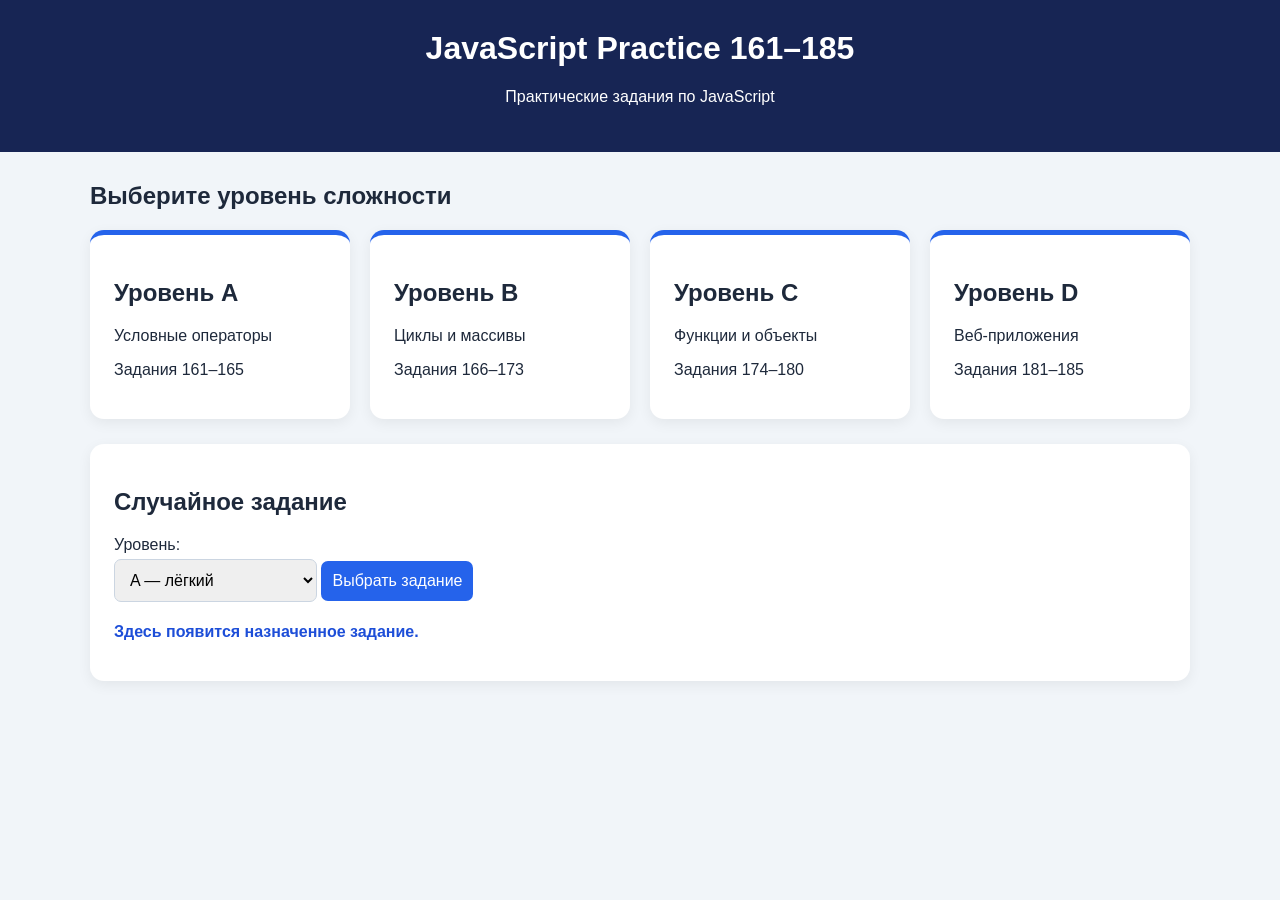
<file: index.html>
<!DOCTYPE html>
<html lang="ru">
<head>
  <meta charset="UTF-8">
  <meta name="viewport" content="width=device-width, initial-scale=1.0">
  <title>JavaScript Practice 161–185</title>
  <link rel="stylesheet" href="style.css">
</head>
<body>
  <header>
    <h1>JavaScript Practice 161–185</h1>
    <p>Практические задания по JavaScript</p>
  </header>

  <main class="container">
    <h2>Выберите уровень сложности</h2>

    <div class="levels">
      <a class="card" href="level_A/index.html">
        <h2>Уровень A</h2>
        <p>Условные операторы</p>
        <p>Задания 161–165</p>
      </a>

      <a class="card" href="level_B/index.html">
        <h2>Уровень B</h2>
        <p>Циклы и массивы</p>
        <p>Задания 166–173</p>
      </a>

      <a class="card" href="level_C/index.html">
        <h2>Уровень C</h2>
        <p>Функции и объекты</p>
        <p>Задания 174–180</p>
      </a>

      <a class="card" href="level_D/index.html">
        <h2>Уровень D</h2>
        <p>Веб-приложения</p>
        <p>Задания 181–185</p>
      </a>
    </div>

    <section class="panel">
      <h2>Случайное задание</h2>
      <label for="level">Уровень:</label>
      <select id="level">
        <option value="A">A — лёгкий</option>
        <option value="B">B — средний</option>
        <option value="C">C — сложный</option>
        <option value="D">D — веб-приложения</option>
      </select>

      <button id="randomBtn">Выбрать задание</button>
      <p id="result">Здесь появится назначенное задание.</p>
    </section>
  </main>

  <script>
    const tasks = {
      A: [161, 162, 163, 164, 165],
      B: [166, 167, 168, 169, 170, 171, 172, 173],
      C: [174, 175, 176, 177, 178, 179, 180],
      D: [181, 182, 183, 184, 185]
    };

    document.getElementById("randomBtn").addEventListener("click", () => {
      const level = document.getElementById("level").value;
      const list = tasks[level];
      const task = list[Math.floor(Math.random() * list.length)];

      document.getElementById("result").textContent =
        `Вам назначено задание № ${task}, уровень ${level}.`;
    });
  </script>
</body>
</html>
</file>
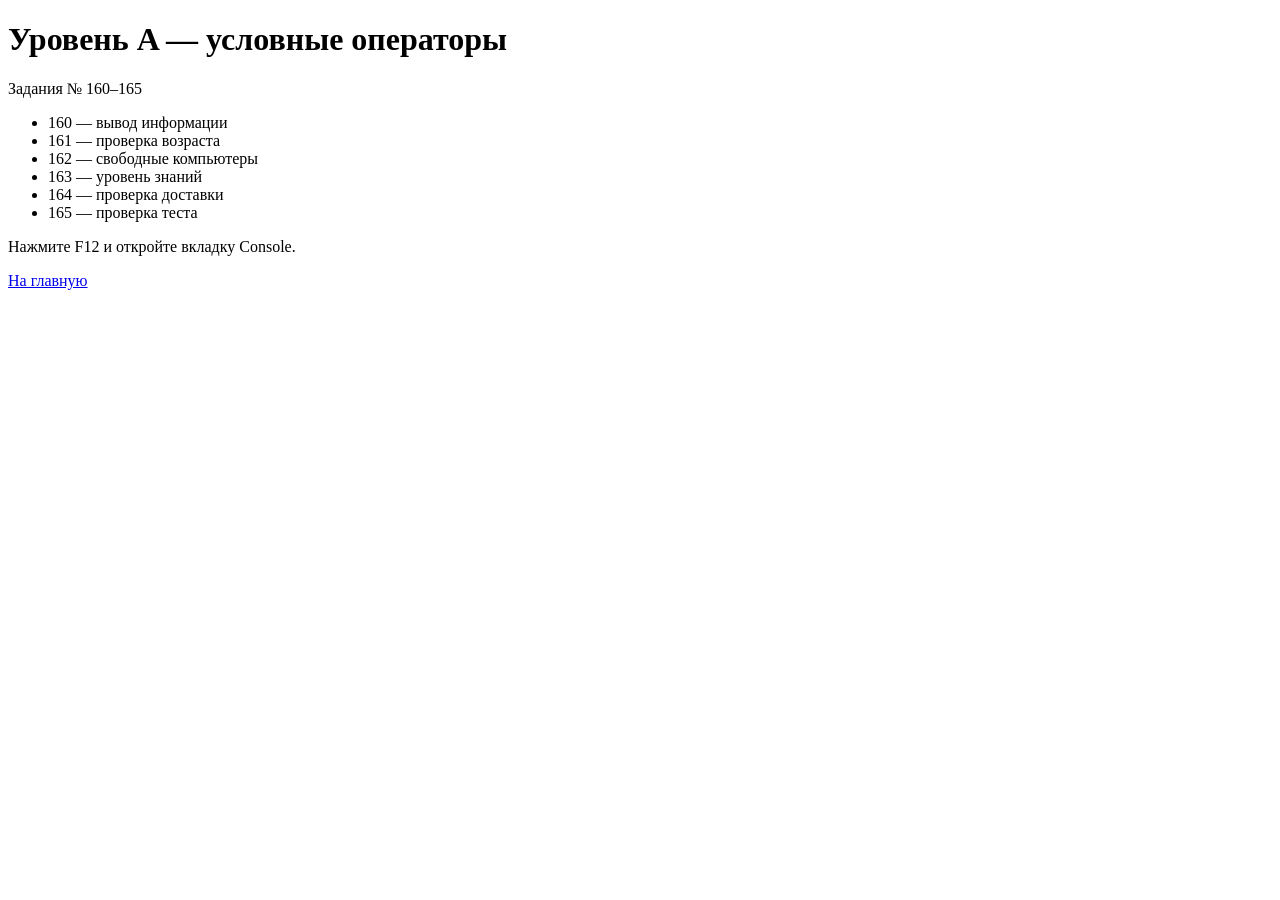
<file: level_A/index.html>
<!DOCTYPE html>
<html lang="ru">
<head>
    <meta charset="UTF-8">
    <meta name="viewport" content="width=device-width, initial-scale=1.0">
    <title>Level A — JavaScript</title>
</head>
<body>
    <h1>Уровень A — условные операторы</h1>
    <p>Задания № 160–165</p>

    <ul>
        <li>160 — вывод информации</li>
        <li>161 — проверка возраста</li>
        <li>162 — свободные компьютеры</li>
        <li>163 — уровень знаний</li>
        <li>164 — проверка доставки</li>
        <li>165 — проверка теста</li>
    </ul>

    <p>Нажмите F12 и откройте вкладку Console.</p>

    <a href="../index.html">На главную</a>

    <script src="script.js"></script>
</body>
</html>
</file>
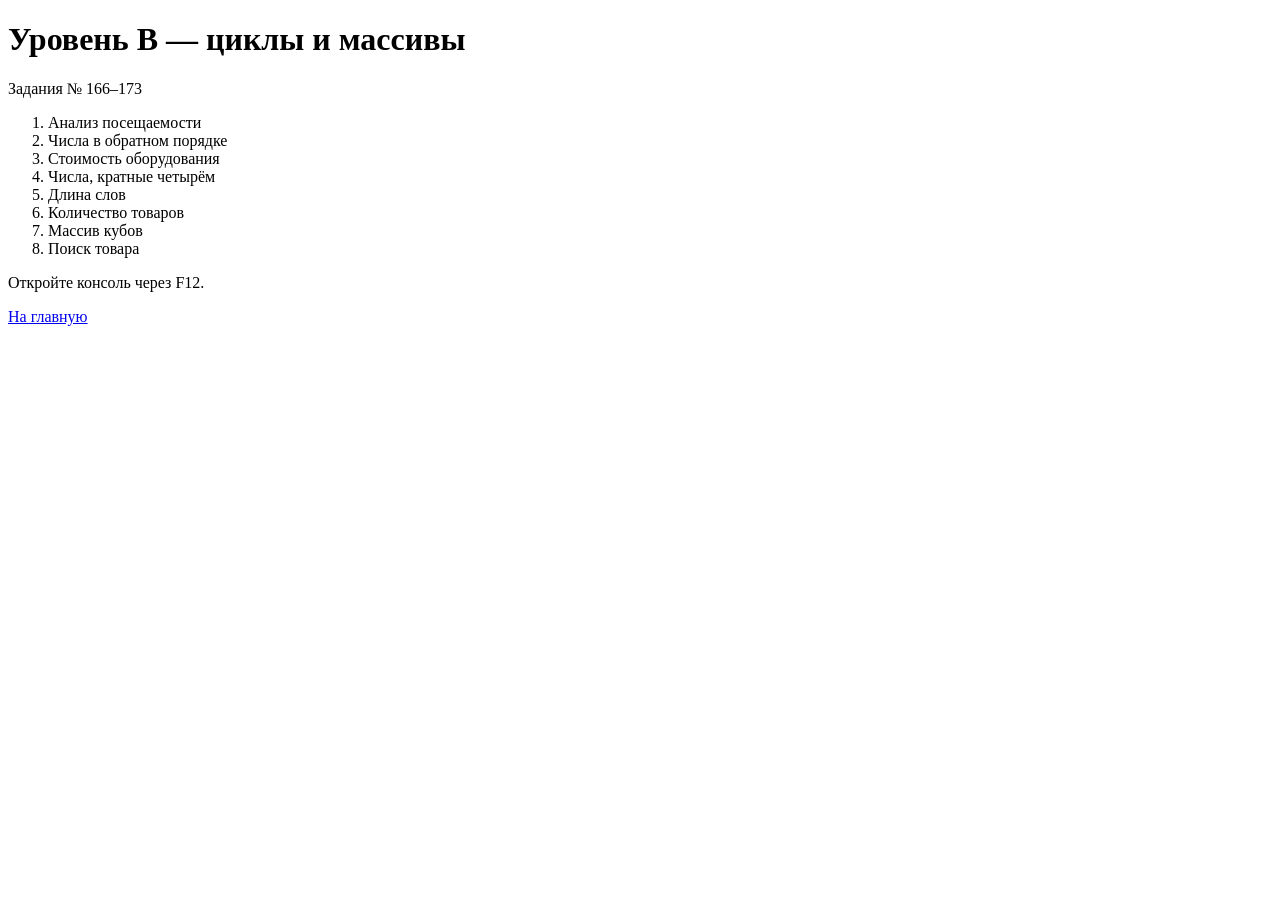
<file: level_B/index.html>
<!DOCTYPE html>
<html lang="ru">
<head>
    <meta charset="UTF-8">
    <meta name="viewport" content="width=device-width, initial-scale=1.0">
    <title>Level B — JavaScript</title>
</head>
<body>
    <h1>Уровень B — циклы и массивы</h1>
    <p>Задания № 166–173</p>

    <ol>
        <li>Анализ посещаемости</li>
        <li>Числа в обратном порядке</li>
        <li>Стоимость оборудования</li>
        <li>Числа, кратные четырём</li>
        <li>Длина слов</li>
        <li>Количество товаров</li>
        <li>Массив кубов</li>
        <li>Поиск товара</li>
    </ol>

    <p>Откройте консоль через F12.</p>

    <a href="../index.html">На главную</a>

    <script src="script.js"></script>
</body>
</html>
</file>
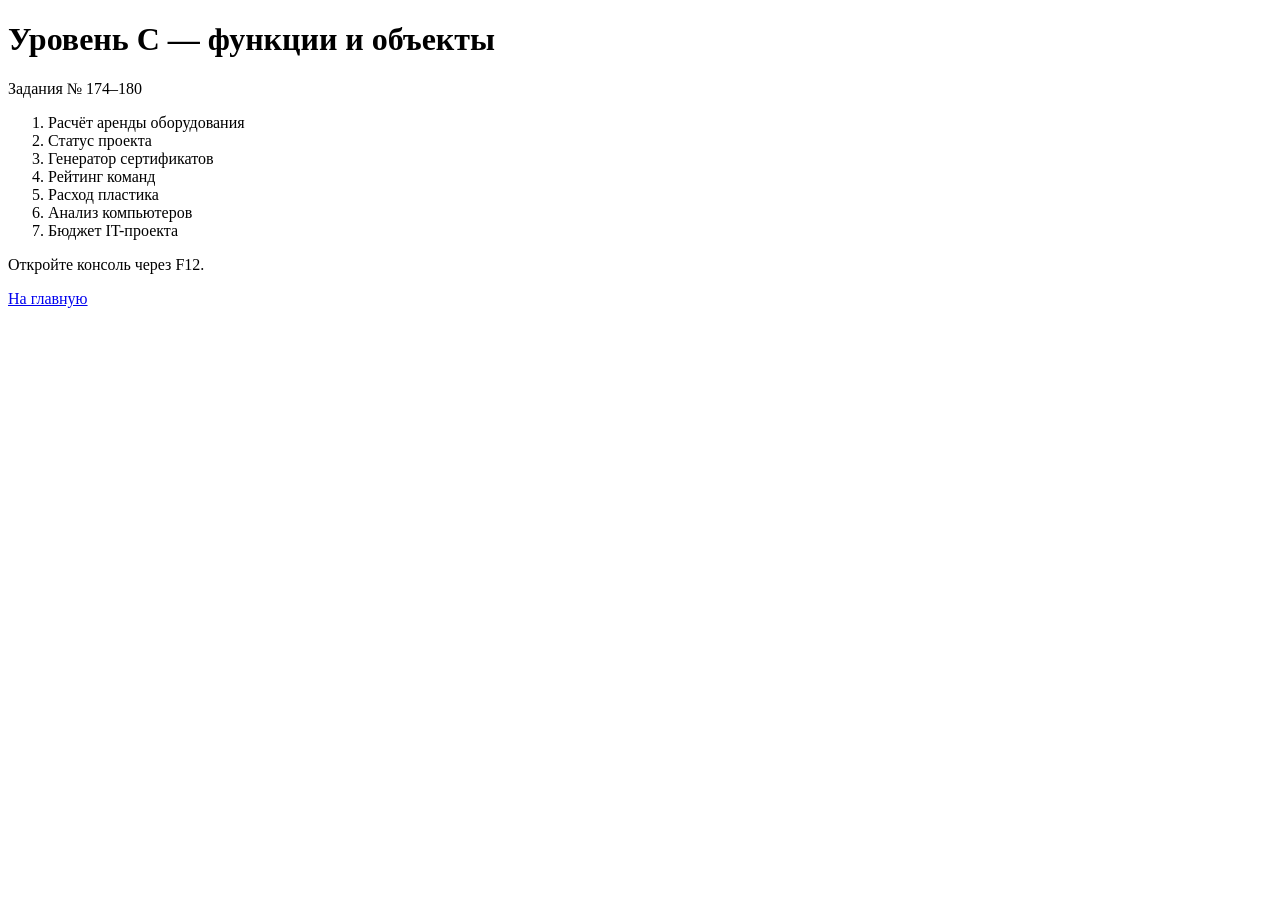
<file: level_C/index.html>
<!DOCTYPE html>
<html lang="ru">
<head>
    <meta charset="UTF-8">
    <meta name="viewport" content="width=device-width, initial-scale=1.0">
    <title>Level C — JavaScript</title>
</head>
<body>
    <h1>Уровень C — функции и объекты</h1>
    <p>Задания № 174–180</p>

    <ol>
        <li>Расчёт аренды оборудования</li>
        <li>Статус проекта</li>
        <li>Генератор сертификатов</li>
        <li>Рейтинг команд</li>
        <li>Расход пластика</li>
        <li>Анализ компьютеров</li>
        <li>Бюджет IT-проекта</li>
    </ol>

    <p>Откройте консоль через F12.</p>

    <a href="../index.html">На главную</a>

    <script src="script.js"></script>
</body>
</html>
</file>
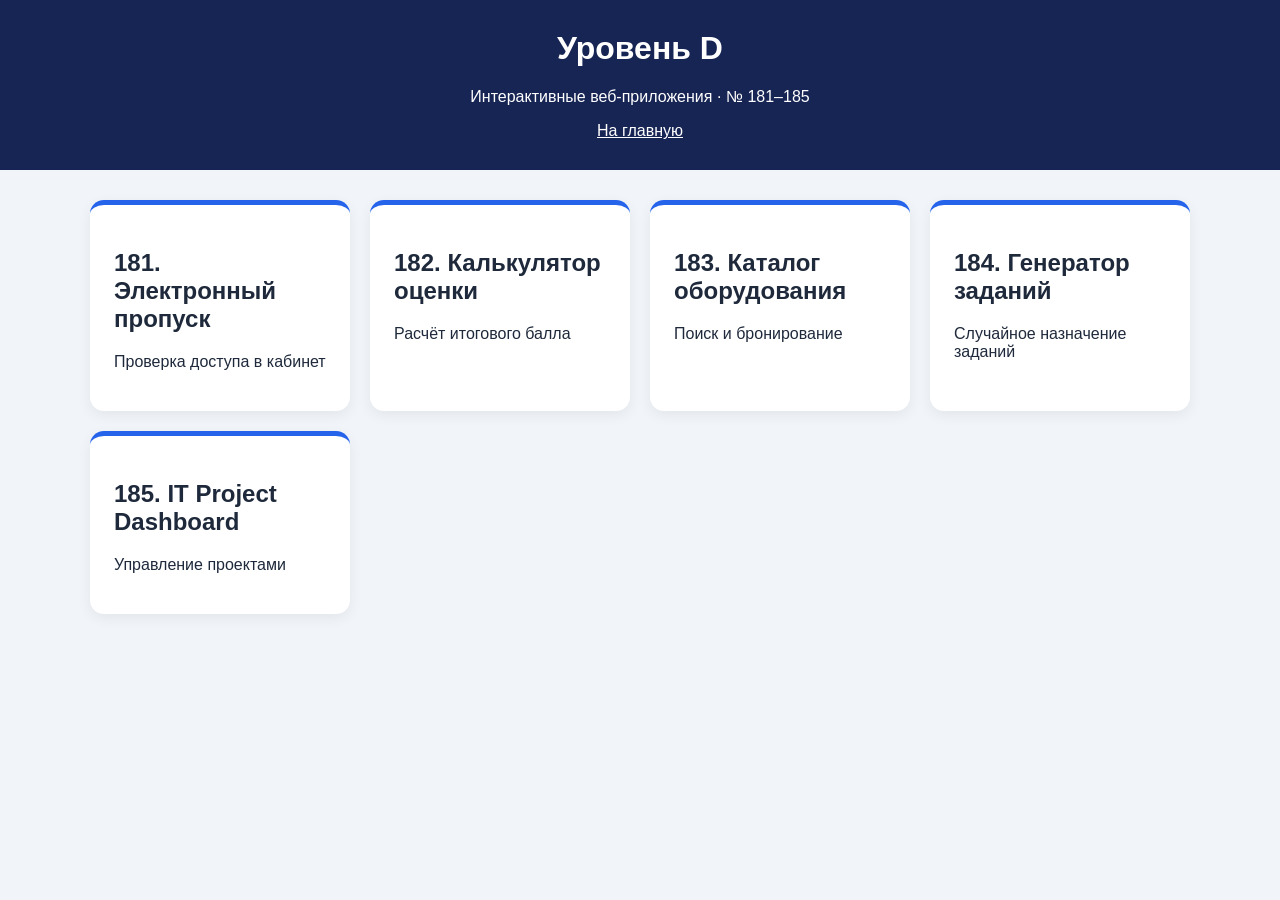
<file: level_D/index.html>
<!DOCTYPE html>
<html lang="ru">
<head>
  <meta charset="UTF-8">
  <meta name="viewport" content="width=device-width, initial-scale=1">
  <title>Уровень D — веб-приложения</title>
  <link rel="stylesheet" href="../style.css">
</head>
<body>
  <header>
    <h1>Уровень D</h1>
    <p>Интерактивные веб-приложения · № 181–185</p>
    <a href="../index.html" style="color:white">На главную</a>
  </header>

  <main class="container">
    <div class="levels">
      <a class="card" href="task181.html">
        <h2>181. Электронный пропуск</h2>
        <p>Проверка доступа в кабинет</p>
      </a>
      <a class="card" href="task182.html">
        <h2>182. Калькулятор оценки</h2>
        <p>Расчёт итогового балла</p>
      </a>
      <a class="card" href="task183.html">
        <h2>183. Каталог оборудования</h2>
        <p>Поиск и бронирование</p>
      </a>
      <a class="card" href="task184.html">
        <h2>184. Генератор заданий</h2>
        <p>Случайное назначение заданий</p>
      </a>
      <a class="card" href="task185.html">
        <h2>185. IT Project Dashboard</h2>
        <p>Управление проектами</p>
      </a>
    </div>
  </main>
</body>
</html>
</file>
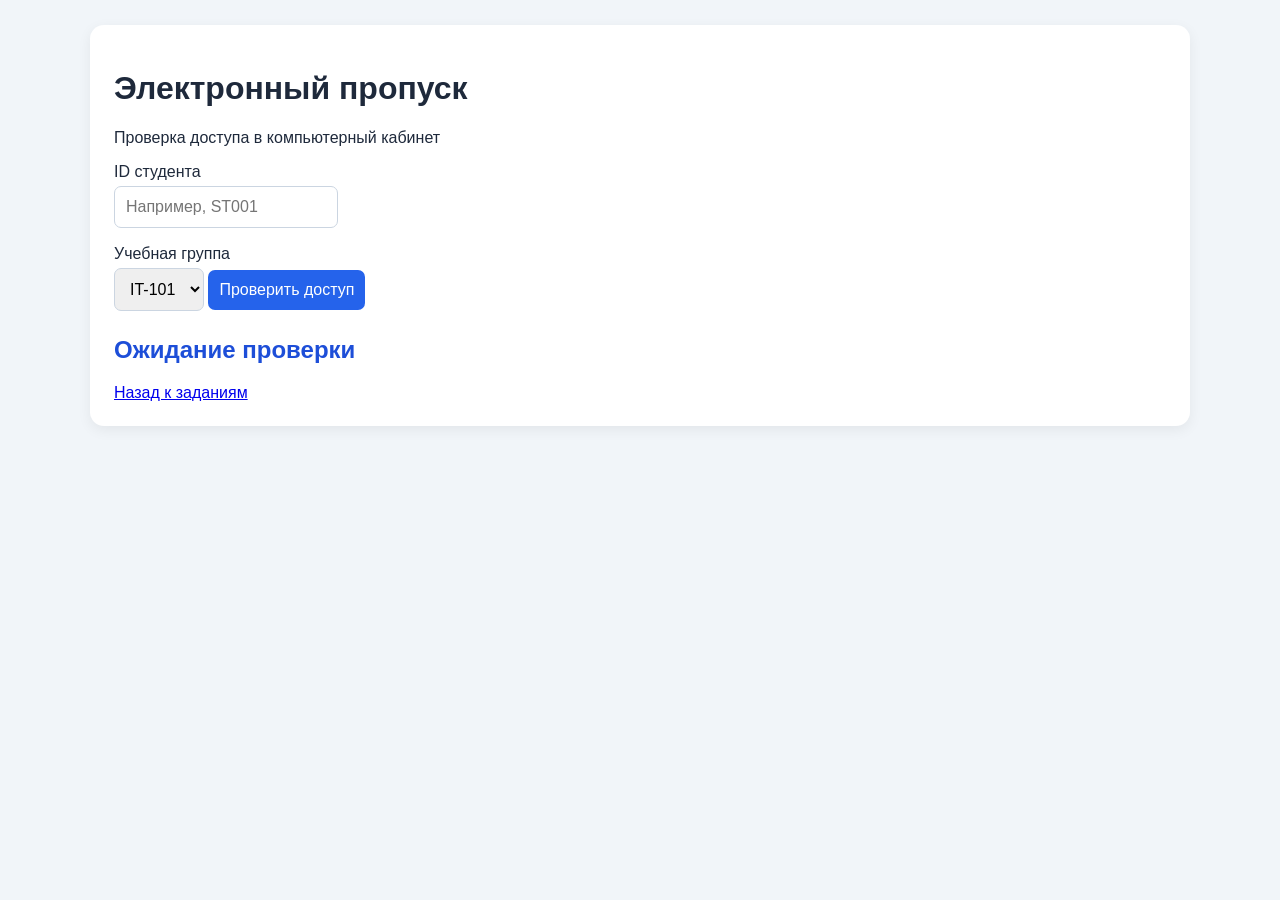
<file: level_D/task181.html>
<!DOCTYPE html>
<html lang="ru">
<head>
  <meta charset="UTF-8">
  <meta name="viewport" content="width=device-width, initial-scale=1">
  <title>Электронный пропуск</title>
  <link rel="stylesheet" href="../style.css">
</head>
<body>
  <main class="container panel">
    <h1>Электронный пропуск</h1>
    <p>Проверка доступа в компьютерный кабинет</p>

    <form id="accessForm">
      <label for="studentId">ID студента</label>
      <input id="studentId" required placeholder="Например, ST001">

      <label for="group">Учебная группа</label>
      <select id="group">
        <option value="IT-101">IT-101</option>
        <option value="IT-102">IT-102</option>
        <option value="IT-103">IT-103</option>
      </select>

      <button type="submit">Проверить доступ</button>
    </form>

    <h2 id="result">Ожидание проверки</h2>
    <p id="checkTime"></p>
    <a href="index.html">Назад к заданиям</a>
  </main>

  <script>
    const students = [
      { id: "ST001", group: "IT-101" },
      { id: "ST002", group: "IT-102" },
      { id: "ST003", group: "IT-103" }
    ];

    document.getElementById("accessForm").addEventListener("submit", event => {
      event.preventDefault();

      const id = document.getElementById("studentId").value.trim().toUpperCase();
      const group = document.getElementById("group").value;

      const allowed = students.some(student =>
        student.id === id && student.group === group
      );

      const result = document.getElementById("result");
      result.textContent = allowed
        ? "Доступ разрешён"
        : "Доступ запрещён";

      result.style.color = allowed ? "green" : "red";

      document.getElementById("checkTime").textContent =
        "Время проверки: " + new Date().toLocaleString("ru-RU");
    });
  </script>
</body>
</html>
</file>
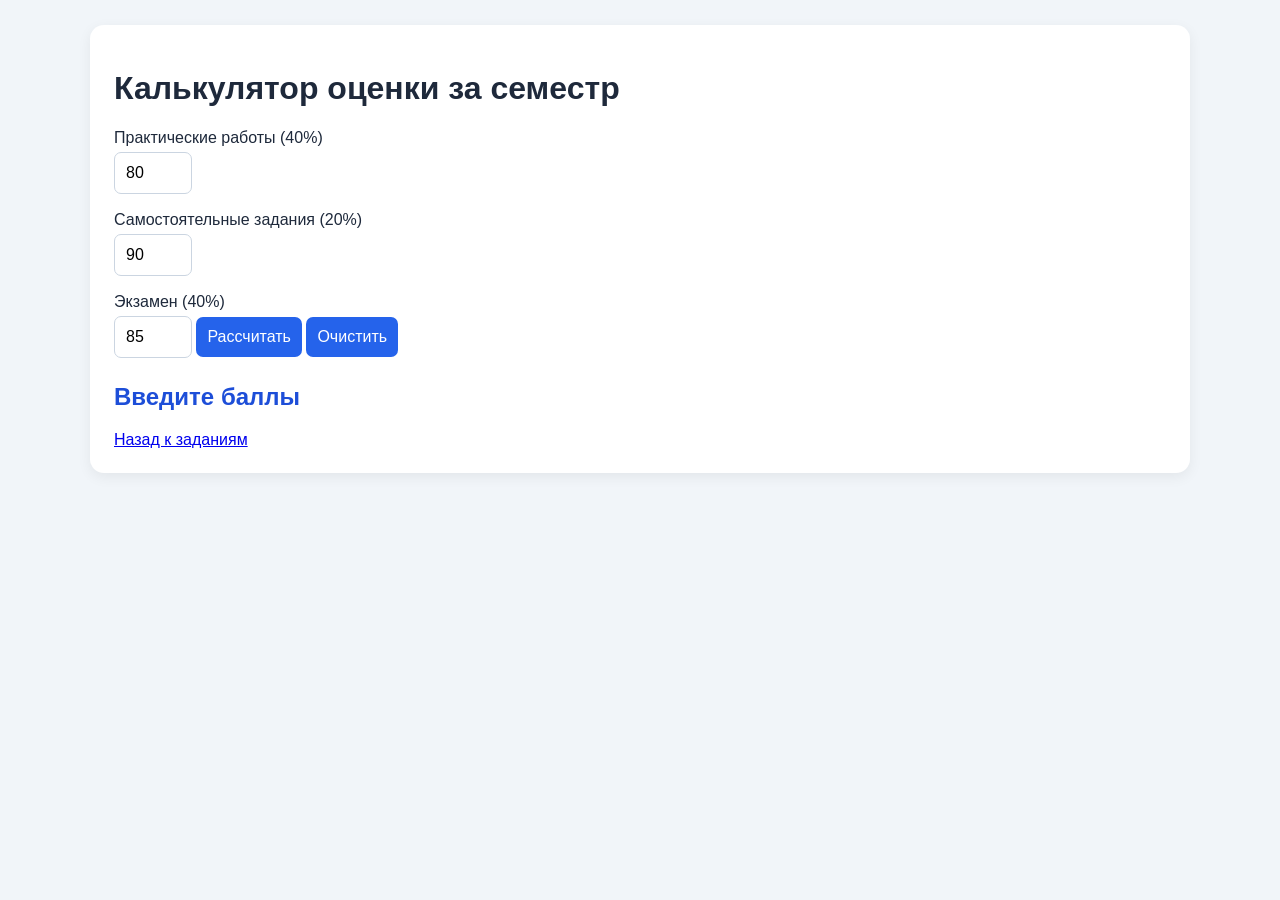
<file: level_D/task182.html>
<!DOCTYPE html>
<html lang="ru">
<head>
  <meta charset="UTF-8">
  <meta name="viewport" content="width=device-width, initial-scale=1">
  <title>Калькулятор оценки</title>
  <link rel="stylesheet" href="../style.css">
</head>
<body>
  <main class="container panel">
    <h1>Калькулятор оценки за семестр</h1>

    <form id="gradeForm">
      <label for="practice">Практические работы (40%)</label>
      <input id="practice" type="number" min="0" max="100"
        required value="80">

      <label for="independent">Самостоятельные задания (20%)</label>
      <input id="independent" type="number" min="0" max="100"
        required value="90">

      <label for="exam">Экзамен (40%)</label>
      <input id="exam" type="number" min="0" max="100"
        required value="85">

      <button type="submit">Рассчитать</button>
      <button type="reset">Очистить</button>
    </form>

    <h2 id="result">Введите баллы</h2>
    <a href="index.html">Назад к заданиям</a>
  </main>

  <script>
    const form = document.getElementById("gradeForm");
    const result = document.getElementById("result");

    form.addEventListener("submit", event => {
      event.preventDefault();

      const practice = Number(document.getElementById("practice").value);
      const independent = Number(document.getElementById("independent").value);
      const exam = Number(document.getElementById("exam").value);

      const scores = [practice, independent, exam];

      if (scores.some(score => !Number.isFinite(score) || score < 0 || score > 100)) {
        result.textContent = "Ошибка: каждый балл должен быть от 0 до 100.";
        return;
      }

      const total = practice * 0.4 + independent * 0.2 + exam * 0.4;

      let category;
      if (total >= 90) category = "Отлично";
      else if (total >= 75) category = "Хорошо";
      else if (total >= 50) category = "Удовлетворительно";
      else category = "Неудовлетворительно";

      result.textContent =
        `Итоговый балл: ${total.toFixed(2)} из 100. Оценка: ${category}`;
    });

    form.addEventListener("reset", () => {
      result.textContent = "Введите баллы";
    });
  </script>
</body>
</html>
</file>
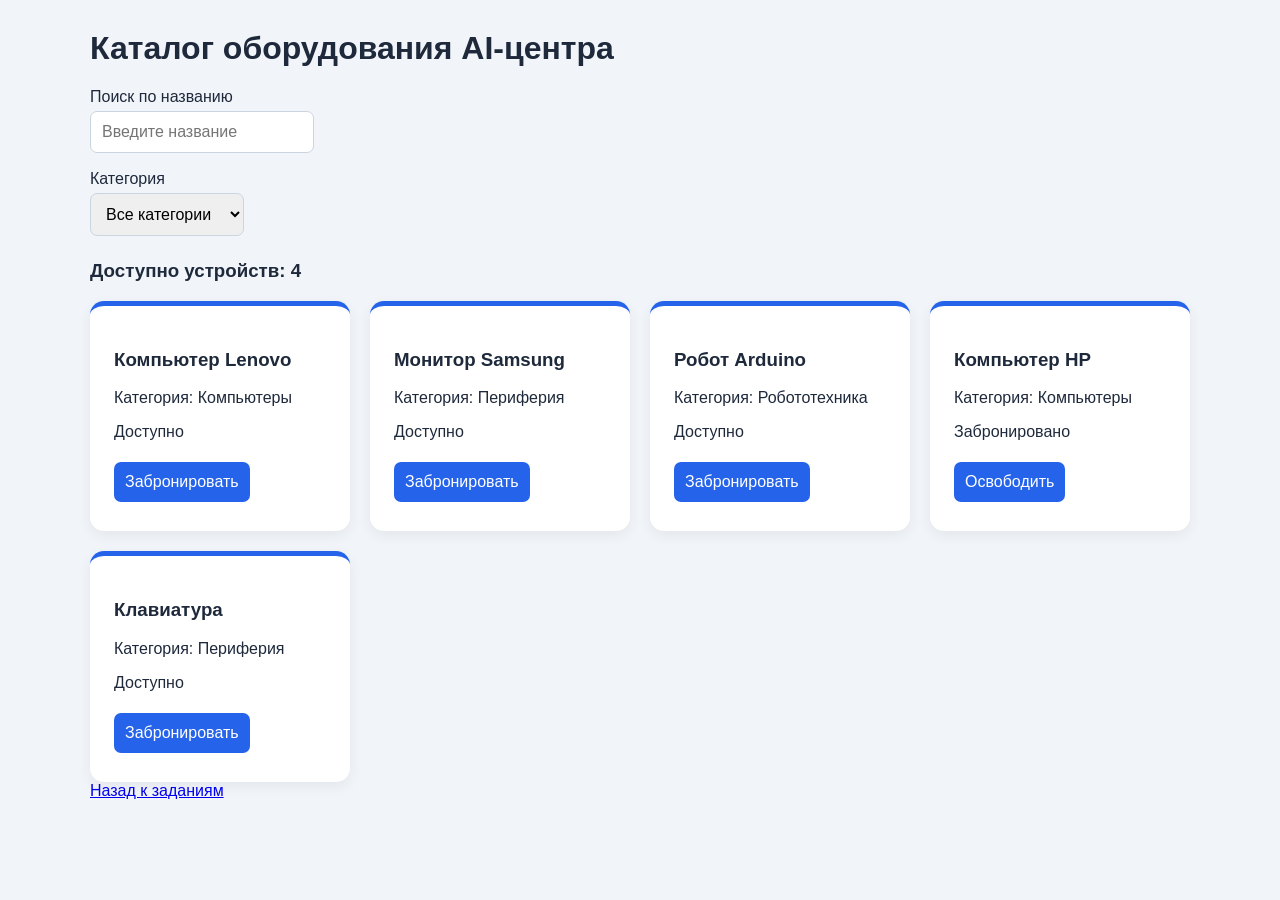
<file: level_D/task183.html>
<!DOCTYPE html>
<html lang="ru">
<head>
  <meta charset="UTF-8">
  <meta name="viewport" content="width=device-width, initial-scale=1">
  <title>Каталог оборудования</title>
  <link rel="stylesheet" href="../style.css">
</head>
<body>
  <main class="container">
    <h1>Каталог оборудования AI-центра</h1>

    <label for="search">Поиск по названию</label>
    <input id="search" placeholder="Введите название">

    <label for="category">Категория</label>
    <select id="category">
      <option value="Все">Все категории</option>
      <option value="Компьютеры">Компьютеры</option>
      <option value="Периферия">Периферия</option>
      <option value="Робототехника">Робототехника</option>
    </select>

    <h3 id="available"></h3>
    <div id="catalog" class="levels"></div>
    <a href="index.html">Назад к заданиям</a>
  </main>

  <script>
    const equipment = [
      { id: 1, name: "Компьютер Lenovo", category: "Компьютеры", available: true },
      { id: 2, name: "Монитор Samsung", category: "Периферия", available: true },
      { id: 3, name: "Робот Arduino", category: "Робототехника", available: true },
      { id: 4, name: "Компьютер HP", category: "Компьютеры", available: false },
      { id: 5, name: "Клавиатура", category: "Периферия", available: true }
    ];

    const catalog = document.getElementById("catalog");

    function render() {
      const search = document.getElementById("search").value.toLowerCase();
      const category = document.getElementById("category").value;

      const availableCount = equipment.filter(item => item.available).length;
      document.getElementById("available").textContent =
        `Доступно устройств: ${availableCount}`;

      const filtered = equipment.filter(item =>
        item.name.toLowerCase().includes(search) &&
        (category === "Все" || item.category === category)
      );

      catalog.replaceChildren();

      if (filtered.length === 0) {
        catalog.textContent = "Устройства не найдены.";
        return;
      }

      filtered.forEach(item => {
        const card = document.createElement("article");
        card.className = "card";

        const title = document.createElement("h3");
        title.textContent = item.name;

        const type = document.createElement("p");
        type.textContent = `Категория: ${item.category}`;

        const status = document.createElement("p");
        status.textContent = item.available ? "Доступно" : "Забронировано";

        const button = document.createElement("button");
        button.textContent = item.available ? "Забронировать" : "Освободить";
        button.disabled = !item.available;

        button.addEventListener("click", () => {
          item.available = false;
          render();
        });

        card.append(title, type, status, button);
        catalog.append(card);
      });
    }

    document.getElementById("search").addEventListener("input", render);
    document.getElementById("category").addEventListener("change", render);
    render();
  </script>
</body>
</html>
</file>
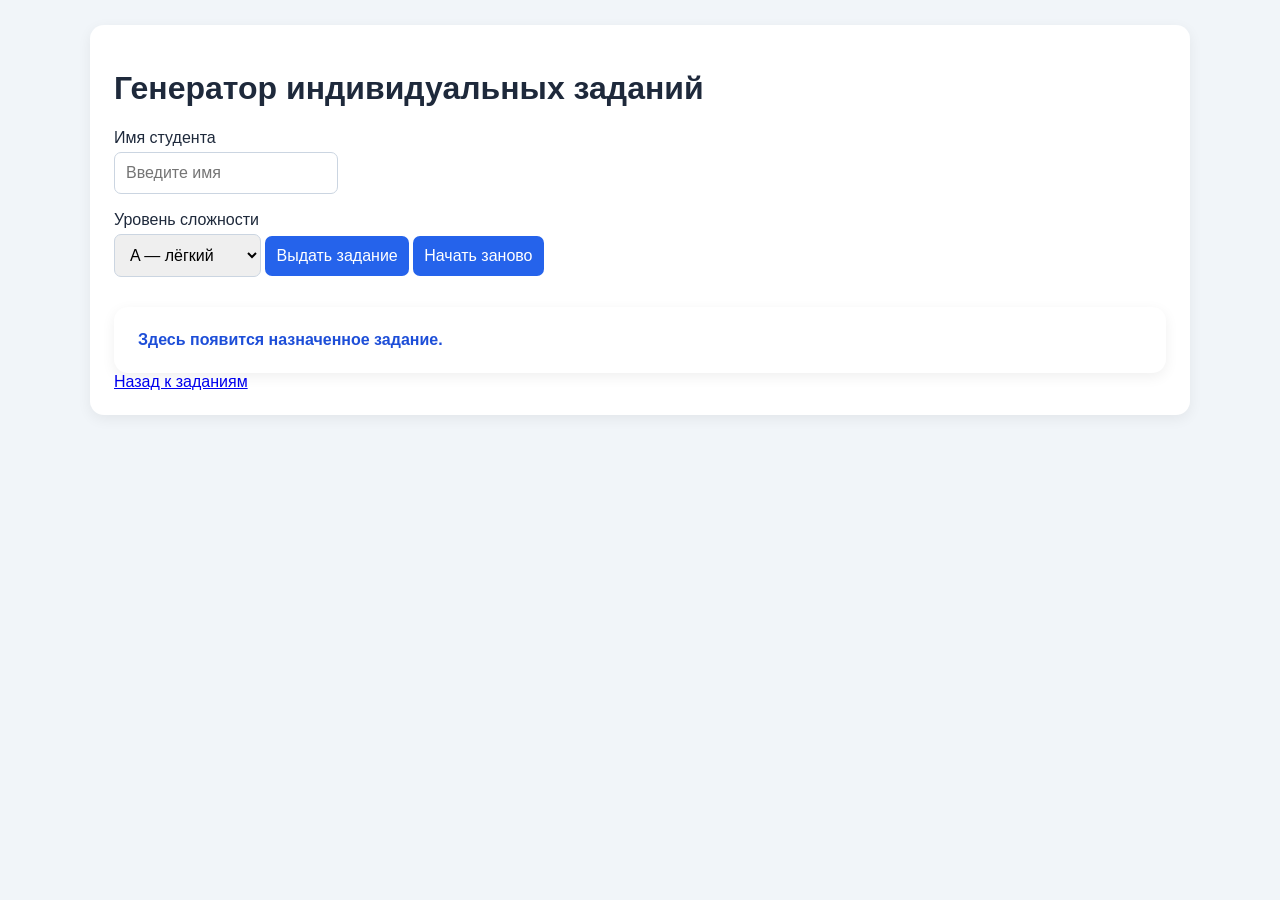
<file: level_D/task184.html>
<!DOCTYPE html>
<html lang="ru">
<head>
  <meta charset="UTF-8">
  <meta name="viewport" content="width=device-width, initial-scale=1">
  <title>Генератор заданий</title>
  <link rel="stylesheet" href="../style.css">
</head>
<body>
  <main class="container panel">
    <h1>Генератор индивидуальных заданий</h1>

    <label for="student">Имя студента</label>
    <input id="student" placeholder="Введите имя" required>

    <label for="level">Уровень сложности</label>
    <select id="level">
      <option value="A">A — лёгкий</option>
      <option value="B">B — средний</option>
      <option value="C">C — сложный</option>
    </select>

    <button id="generate">Выдать задание</button>
    <button id="reset">Начать заново</button>

    <section id="result" class="panel">
      Здесь появится назначенное задание.
    </section>

    <a href="index.html">Назад к заданиям</a>
  </main>

  <script>
    const tasks = [
      { id: 161, name: "Проверка возраста", level: "A" },
      { id: 162, name: "Свободные компьютеры", level: "A" },
      { id: 163, name: "Уровень знаний", level: "A" },
      { id: 164, name: "Проверка доставки", level: "A" },
      { id: 165, name: "Время выполнения теста", level: "A" },

      { id: 166, name: "Анализ посещаемости", level: "B" },
      { id: 167, name: "Обратный порядок чисел", level: "B" },
      { id: 168, name: "Стоимость оборудования", level: "B" },
      { id: 169, name: "Числа, кратные четырём", level: "B" },
      { id: 170, name: "Длина слов", level: "B" },

      { id: 174, name: "Расчёт аренды", level: "C" },
      { id: 175, name: "Статус проекта", level: "C" },
      { id: 176, name: "Генератор сертификатов", level: "C" },
      { id: 177, name: "Рейтинг команд", level: "C" },
      { id: 178, name: "Расход пластика", level: "C" }
    ];

    const used = { A: [], B: [], C: [] };

    const studentInput = document.getElementById("student");
    const levelInput = document.getElementById("level");
    const result = document.getElementById("result");

    document.getElementById("generate").addEventListener("click", () => {
      const student = studentInput.value.trim();
      const level = levelInput.value;

      if (!student) {
        result.textContent = "Введите имя студента.";
        studentInput.focus();
        return;
      }

      const available = tasks.filter(task =>
        task.level === level && !used[level].includes(task.id)
      );

      if (available.length === 0) {
        result.textContent =
          "Все задания этого уровня уже выданы. Нажмите «Начать заново».";
        return;
      }

      const index = Math.floor(Math.random() * available.length);
      const task = available[index];

      used[level].push(task.id);

      result.textContent =
        `Студент: ${student}\n` +
        `Уровень: ${level}\n` +
        `Задание № ${task.id}: ${task.name}\n` +
        `Осталось заданий этого уровня: ${available.length - 1}`;
    });

    document.getElementById("reset").addEventListener("click", () => {
      used.A.length = 0;
      used.B.length = 0;
      used.C.length = 0;
      result.textContent = "Список выданных заданий очищен.";
    });
  </script>
</body>
</html>
</file>
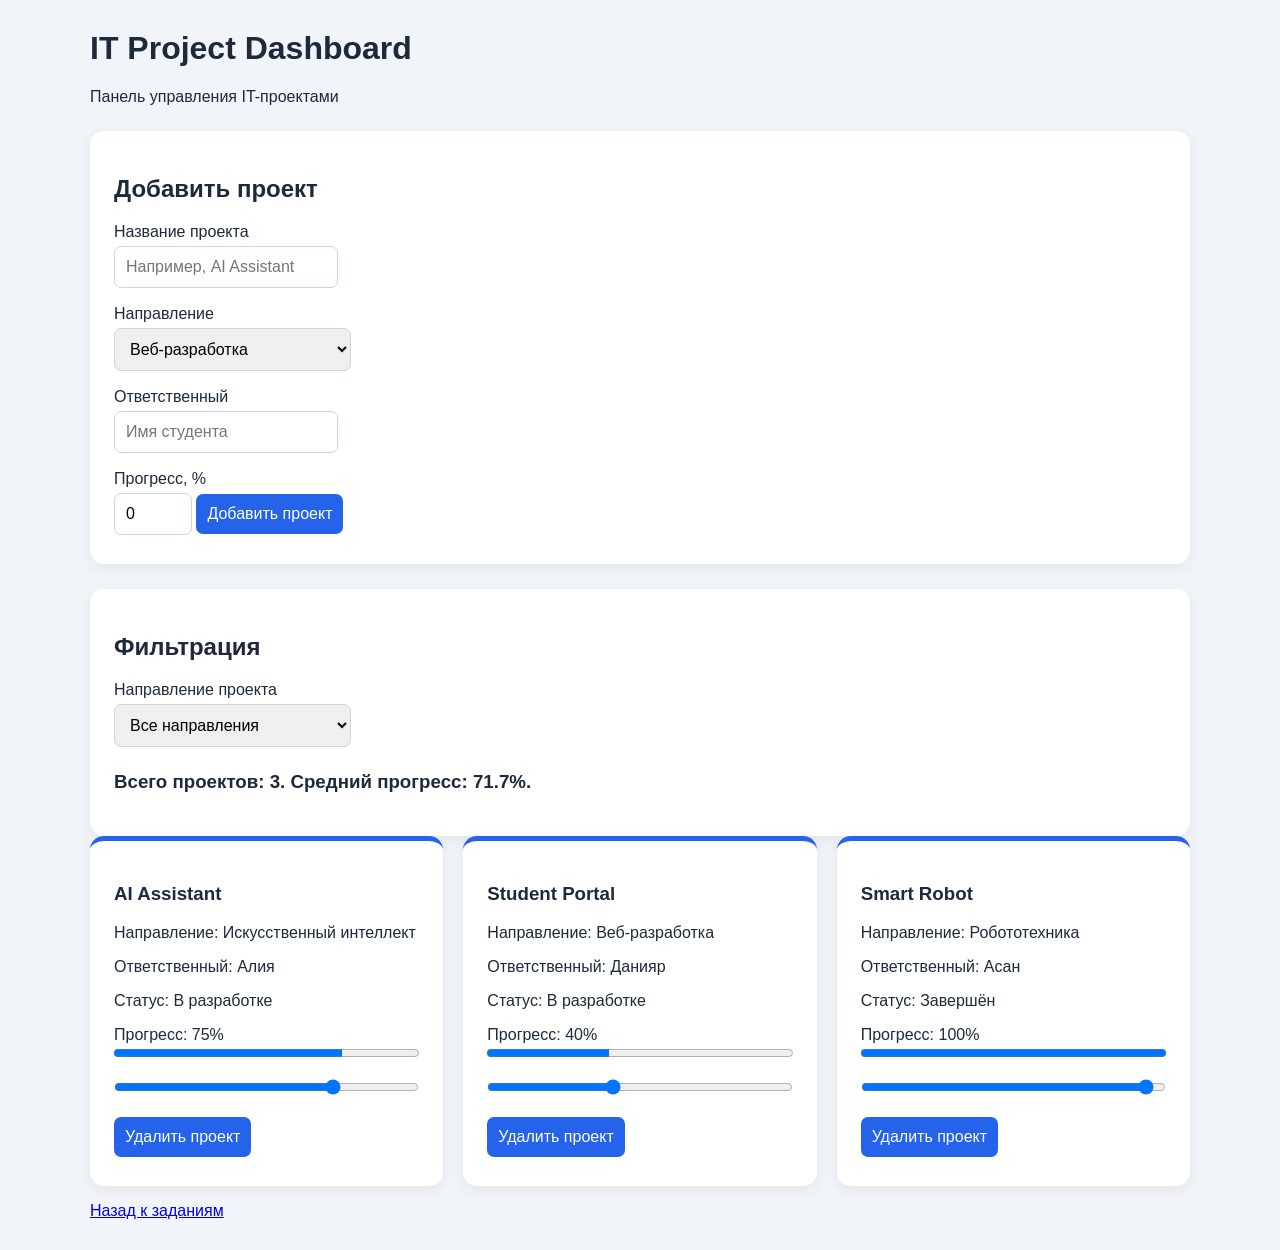
<file: level_D/task185.html>
<!DOCTYPE html>
<html lang="ru">
<head>
  <meta charset="UTF-8">
  <meta name="viewport" content="width=device-width, initial-scale=1">
  <title>IT Project Dashboard</title>
  <link rel="stylesheet" href="../style.css">
</head>
<body>
  <main class="container">
    <h1>IT Project Dashboard</h1>
    <p>Панель управления IT-проектами</p>

    <section class="panel">
      <h2>Добавить проект</h2>

      <form id="projectForm">
        <label for="name">Название проекта</label>
        <input id="name" required placeholder="Например, AI Assistant">

        <label for="direction">Направление</label>
        <select id="direction">
          <option value="Веб-разработка">Веб-разработка</option>
          <option value="Искусственный интеллект">Искусственный интеллект</option>
          <option value="Робототехника">Робототехника</option>
          <option value="Мобильные приложения">Мобильные приложения</option>
        </select>

        <label for="responsible">Ответственный</label>
        <input id="responsible" required placeholder="Имя студента">

        <label for="progress">Прогресс, %</label>
        <input id="progress" type="number" min="0" max="100"
          value="0" required>

        <button type="submit">Добавить проект</button>
      </form>
    </section>

    <section class="panel">
      <h2>Фильтрация</h2>
      <label for="filter">Направление проекта</label>
      <select id="filter">
        <option value="Все">Все направления</option>
        <option value="Веб-разработка">Веб-разработка</option>
        <option value="Искусственный интеллект">Искусственный интеллект</option>
        <option value="Робототехника">Робототехника</option>
        <option value="Мобильные приложения">Мобильные приложения</option>
      </select>

      <h3 id="statistics"></h3>
    </section>

    <div id="projects" class="levels"></div>

    <p><a href="index.html">Назад к заданиям</a></p>
  </main>

  <script>
    const STORAGE_KEY = "practice185Projects";

    const initialProjects = [
      {
        id: 1,
        name: "AI Assistant",
        direction: "Искусственный интеллект",
        responsible: "Алия",
        progress: 75
      },
      {
        id: 2,
        name: "Student Portal",
        direction: "Веб-разработка",
        responsible: "Данияр",
        progress: 40
      },
      {
        id: 3,
        name: "Smart Robot",
        direction: "Робототехника",
        responsible: "Асан",
        progress: 100
      }
    ];

    function loadProjects() {
      try {
        const saved = localStorage.getItem(STORAGE_KEY);
        if (saved === null) return initialProjects;
        const data = JSON.parse(saved);
        return Array.isArray(data) ? data : initialProjects;
      } catch {
        return initialProjects;
      }
    }

    let projects = loadProjects();

    function saveProjects() {
      try {
        localStorage.setItem(STORAGE_KEY, JSON.stringify(projects));
      } catch {
        alert("Не удалось сохранить данные в браузере.");
      }
    }

    function getStatus(progress) {
      if (progress === 100) return "Завершён";
      if (progress === 0) return "Планируется";
      if (progress >= 80) return "На тестировании";
      return "В разработке";
    }

    function render() {
      const filter = document.getElementById("filter").value;
      const container = document.getElementById("projects");

      const visible = projects.filter(project =>
        filter === "Все" || project.direction === filter
      );

      const average = projects.length
        ? projects.reduce((sum, p) => sum + p.progress, 0) / projects.length
        : 0;

      document.getElementById("statistics").textContent =
        `Всего проектов: ${projects.length}. ` +
        `Средний прогресс: ${average.toFixed(1)}%.`;

      container.replaceChildren();

      if (visible.length === 0) {
        container.textContent = "Проекты не найдены.";
        return;
      }

      visible.forEach(project => {
        const card = document.createElement("article");
        card.className = "card";

        const title = document.createElement("h3");
        title.textContent = project.name;

        const direction = document.createElement("p");
        direction.textContent = `Направление: ${project.direction}`;

        const responsible = document.createElement("p");
        responsible.textContent = `Ответственный: ${project.responsible}`;

        const status = document.createElement("p");
        status.textContent = `Статус: ${getStatus(project.progress)}`;

        const progressLabel = document.createElement("label");
        progressLabel.textContent = `Прогресс: ${project.progress}%`;

        const progress = document.createElement("progress");
        progress.max = 100;
        progress.value = project.progress;
        progress.style.width = "100%";

        const slider = document.createElement("input");
        slider.type = "range";
        slider.min = 0;
        slider.max = 100;
        slider.value = project.progress;
        slider.setAttribute("aria-label", `Прогресс проекта ${project.name}`);
        slider.style.width = "100%";

        slider.addEventListener("input", () => {
          project.progress = Number(slider.value);
          progress.value = project.progress;
          progressLabel.textContent = `Прогресс: ${project.progress}%`;
          status.textContent = `Статус: ${getStatus(project.progress)}`;
          saveProjects();
          updateStatistics();
        });

        const remove = document.createElement("button");
        remove.textContent = "Удалить проект";
        remove.addEventListener("click", () => {
          projects = projects.filter(p => p.id !== project.id);
          saveProjects();
          render();
        });

        card.append(
          title, direction, responsible, status,
          progressLabel, progress, slider, remove
        );

        container.append(card);
      });
    }

    function updateStatistics() {
      const average = projects.length
        ? projects.reduce((sum, p) => sum + p.progress, 0) / projects.length
        : 0;

      document.getElementById("statistics").textContent =
        `Всего проектов: ${projects.length}. ` +
        `Средний прогресс: ${average.toFixed(1)}%.`;
    }

    document.getElementById("projectForm").addEventListener("submit", event => {
      event.preventDefault();

      const name = document.getElementById("name").value.trim();
      const direction = document.getElementById("direction").value;
      const responsible = document.getElementById("responsible").value.trim();
      const progress = Number(document.getElementById("progress").value);

      if (!name || !responsible ||
          !Number.isFinite(progress) || progress < 0 || progress > 100) {
        alert("Проверьте заполнение полей и значение прогресса.");
        return;
      }

      projects.push({
        id: Date.now(),
        name,
        direction,
        responsible,
        progress
      });

      saveProjects();
      event.target.reset();
      document.getElementById("progress").value = 0;
      render();
    });

    document.getElementById("filter").addEventListener("change", render);

    render();
  </script>
</body>
</html>
</file>
<file: style.css>
* {
  box-sizing: border-box;
}

body {
  margin: 0;
  font-family: Arial, sans-serif;
  background: #f1f5f9;
  color: #1e293b;
}

header {
  background: #172554;
  color: white;
  padding: 30px 20px;
  text-align: center;
}

header h1 {
  margin-top: 0;
}

.container {
  width: min(1100px, 92%);
  margin: 30px auto;
}

.levels {
  display: grid;
  grid-template-columns: repeat(auto-fit, minmax(220px, 1fr));
  gap: 20px;
}

.card, .panel {
  background: white;
  padding: 24px;
  border-radius: 14px;
  box-shadow: 0 4px 14px #00000010;
}

.card {
  text-decoration: none;
  color: inherit;
  border-top: 5px solid #2563eb;
  transition: transform 0.2s;
}

.card:hover {
  transform: translateY(-4px);
}

.panel {
  margin-top: 25px;
}

button, select, input {
  font: inherit;
  padding: 11px;
  border: 1px solid #cbd5e1;
  border-radius: 7px;
  margin: 5px 0;
}

button {
  background: #2563eb;
  color: white;
  border: none;
  cursor: pointer;
}

button:hover {
  background: #1d4ed8;
}

label {
  display: block;
  margin-top: 12px;
}

#result {
  font-weight: bold;
  color: #1d4ed8;
}
</file>
